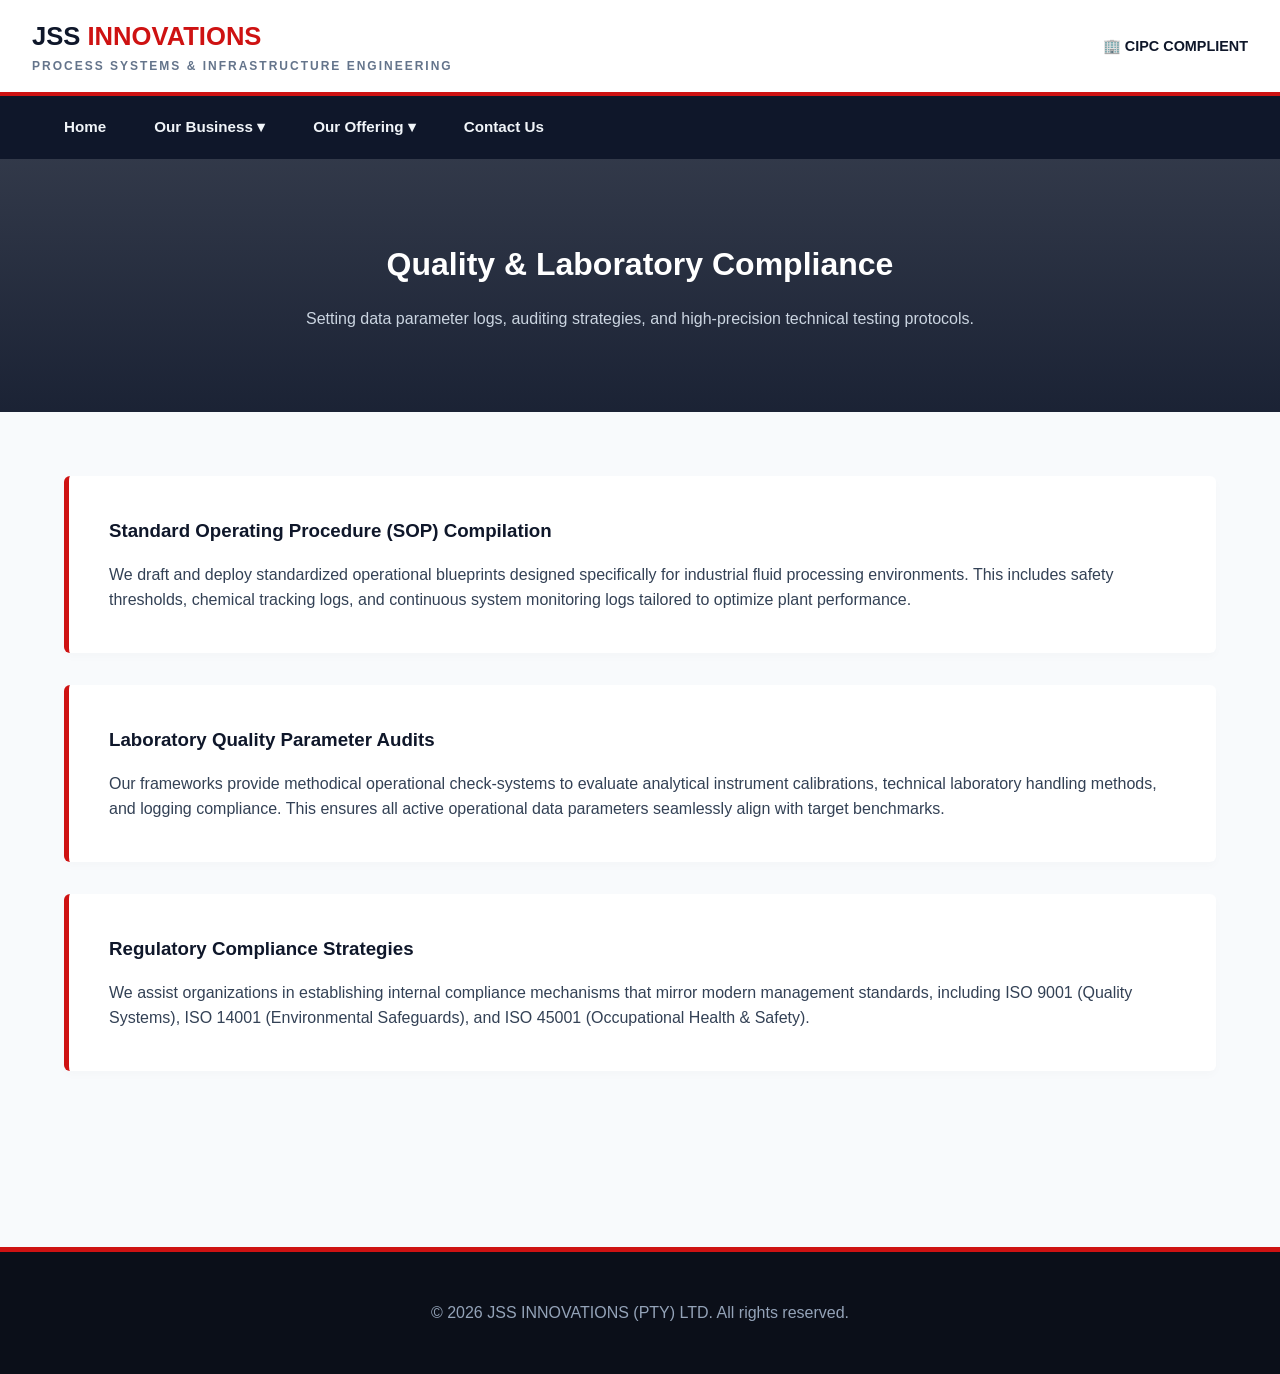
<file: lab.html>
<!DOCTYPE html>
<html lang="en">
<head>
    <meta charset="UTF-8">
    <meta name="viewport" content="width=device-width, initial-scale=1.0">
    <title>Quality & Lab Compliance - JSS INNOVATIONS</title>
    <style>
        * { margin: 0; padding: 0; box-sizing: border-box; font-family: 'Segoe UI', sans-serif; }
        :root { --primary-color: #0f172a; --brand-red: #ce1212; --text-dark: #334155; --bg-light: #f8fafc; --white: #ffffff; }
        body { background-color: var(--bg-light); color: var(--text-dark); line-height: 1.6; }
        
        .top-bar { background-color: var(--white); padding: 1rem 2rem; display: flex; justify-content: space-between; align-items: center; border-bottom: 4px solid var(--brand-red); }
        .top-bar .logo-area { font-size: 1.6rem; font-weight: 900; color: var(--primary-color); }
        .top-bar .logo-area span { color: var(--brand-red); }
        .top-bar .sub-tag { font-size: 0.75rem; display: block; text-transform: uppercase; font-weight: bold; color: #64748b; letter-spacing: 2px; }
        
        nav { background-color: var(--primary-color); position: sticky; top: 0; z-index: 100; width: 100%; }
        .menu-checkbox { display: none; }
        .menu-icon { display: none; cursor: pointer; }
        nav ul { display: flex; list-style: none; max-width: 1200px; margin: 0 auto; width: 100%; }
        nav ul li { position: relative; }
        nav ul li a { display: block; padding: 1.2rem 1.5rem; color: #f1f5f9; text-decoration: none; font-weight: 600; font-size: 0.95rem; }
        nav ul li a:hover { background-color: var(--brand-red); }
        .dropdown { display: none; position: absolute; top: 100%; left: 0; background-color: var(--white); min-width: 260px; border-top: 3px solid var(--brand-red); box-shadow: 0 10px 15px rgba(0,0,0,0.1); }
        .dropdown li a { color: var(--primary-color); border-bottom: 1px solid #e2e8f0; }
        nav ul li:hover .dropdown { display: block; }

        .page-hero { background: linear-gradient(rgba(15, 23, 42, 0.85), rgba(15, 23, 42, 0.95)), url('https://images.unsplash.com/photo-1576086213369-97a306d36557?auto=format&fit=crop&w=1200&q=80') no-repeat center center/cover; color: var(--white); padding: 5rem 1.5rem; text-align: center; }
        .container { max-width: 1200px; margin: 0 auto; padding: 4rem 1.5rem; }
        
        .framework-box { background: var(--white); padding: 2.5rem; border-radius: 6px; box-shadow: 0 4px 10px rgba(0,0,0,0.02); border-left: 5px solid var(--brand-red); margin-bottom: 2rem; }
        .framework-box h3 { color: var(--primary-color); margin-bottom: 1rem; }
        
        footer { background-color: #0b0f19; color: #94a3b8; padding: 3rem 2rem; text-align: center; border-top: 5px solid var(--brand-red); margin-top: 5rem; }

        @media (max-width: 768px) {
            .top-bar { flex-direction: column; text-align: center; gap: 0.75rem; }
            nav { position: relative; min-height: 50px; }
            .menu-icon { display: flex; flex-direction: column; justify-content: space-between; width: 30px; height: 20px; position: absolute; top: 15px; right: 20px; }
            .menu-icon span { display: block; height: 3px; width: 100%; background-color: #fff; }
            nav ul { display: none; flex-direction: column; position: absolute; top: 100%; left: 0; background-color: #111827; }
            .dropdown { position: relative; display: block; background-color: #1e293b; box-shadow: none; }
            .dropdown li a { color: #cbd5e1; padding-left: 2.5rem; }
            .menu-checkbox:checked ~ ul { display: flex; }
        }
    </style>
</head>
<body>
    <div class="top-bar">
        <div>
            <div class="logo-area">JSS <span>INNOVATIONS</span></div>
            <span class="sub-tag">Process Systems & Infrastructure Engineering</span>
        </div>
        <div style="font-size: 0.9rem; font-weight: 600; color: var(--primary-color);">🏢 CIPC COMPLIENT</div>
    </div>

    <nav>
        <input type="checkbox" id="menu-toggle" class="menu-checkbox">
        <label for="menu-toggle" class="menu-icon"><span></span><span></span><span></span></label>
        <ul>
            <li><a href="index.html">Home</a></li>
            <li><a href="#">Our Business ▾</a>
                <ul class="dropdown">
                    <li><a href="about.html">About Us</a></li>
                    <li><a href="team.html">Our Team</a></li>
                </ul>
            </li>
            <li><a href="#">Our Offering ▾</a>
                <ul class="dropdown">
                    <li><a href="civils.html">General Construction & Civils</a></li>
                    <li><a href="water.html">Water & Effluent Solutions</a></li>
                    <li><a href="lab.html">Quality & Lab Compliance</a></li>
                </ul>
            </li>
            <li><a href="index.html#contact">Contact Us</a></li>
        </ul>
    </nav>

    <div class="page-hero">
        <h1>Quality & Laboratory Compliance</h1>
        <p style="margin-top: 1rem; color: #cbd5e1;">Setting data parameter logs, auditing strategies, and high-precision technical testing protocols.</p>
    </div>

    <div class="container">
        <div class="framework-box">
            <h3>Standard Operating Procedure (SOP) Compilation</h3>
            <p>We draft and deploy standardized operational blueprints designed specifically for industrial fluid processing environments. This includes safety thresholds, chemical tracking logs, and continuous system monitoring logs tailored to optimize plant performance.</p>
        </div>

        <div class="framework-box">
            <h3>Laboratory Quality Parameter Audits</h3>
            <p>Our frameworks provide methodical operational check-systems to evaluate analytical instrument calibrations, technical laboratory handling methods, and logging compliance. This ensures all active operational data parameters seamlessly align with target benchmarks.</p>
        </div>

        <div class="framework-box">
            <h3>Regulatory Compliance Strategies</h3>
            <p>We assist organizations in establishing internal compliance mechanisms that mirror modern management standards, including ISO 9001 (Quality Systems), ISO 14001 (Environmental Safeguards), and ISO 45001 (Occupational Health & Safety).</p>
        </div>
    </div>

    <footer>
        <p>&copy; 2026 JSS INNOVATIONS (PTY) LTD. All rights reserved.</p>
    </footer>
</body>
</html>
</file>
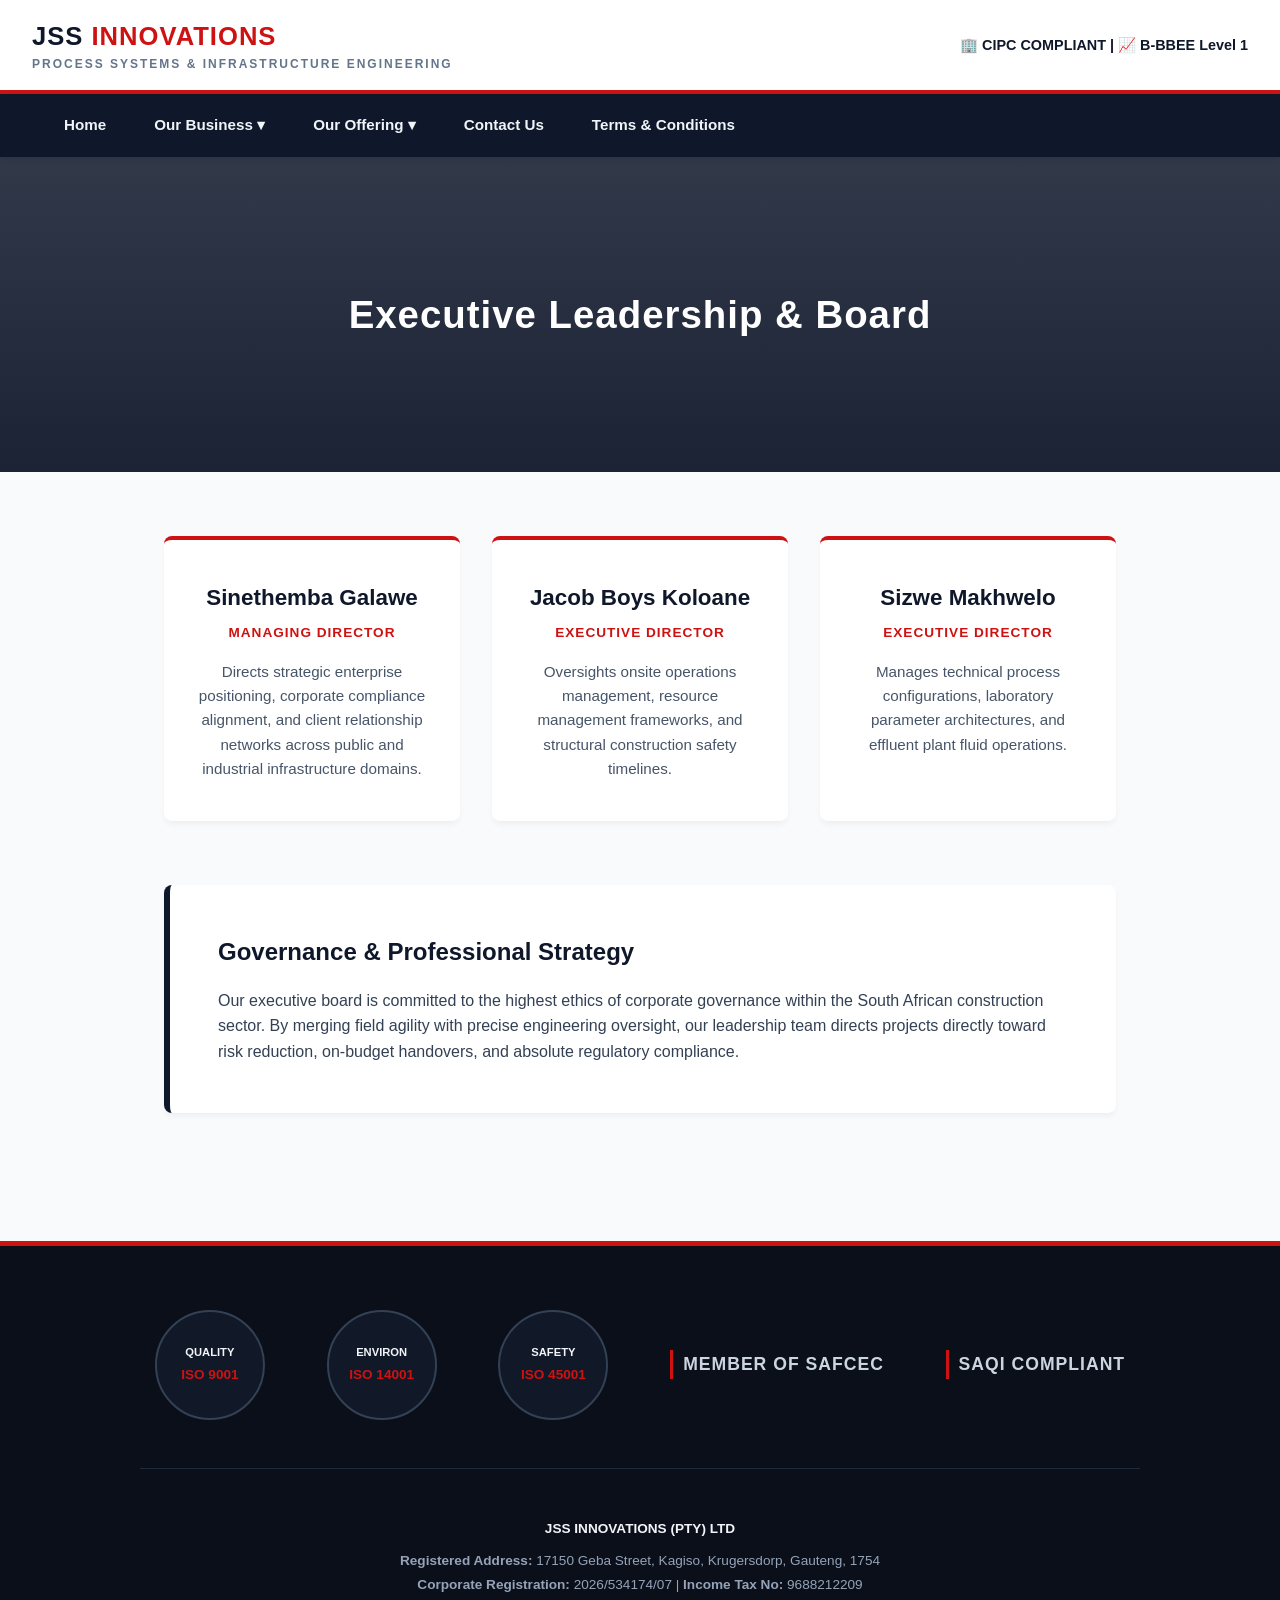
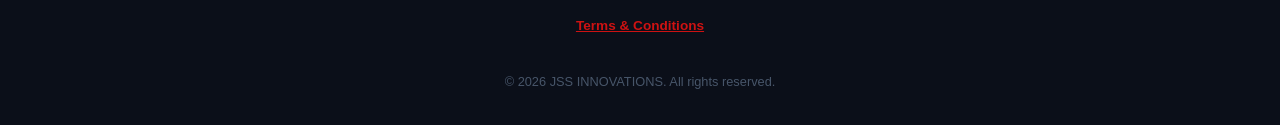
<file: team.html>
<!DOCTYPE html>
<html lang="en">
<head>
    <meta charset="UTF-8">
    <meta name="viewport" content="width=device-width, initial-scale=1.0">
    <title>Our Team - JSS INNOVATIONS</title>
    <style>
        * { margin: 0; padding: 0; box-sizing: border-box; font-family: 'Segoe UI', Tahoma, Geneva, Verdana, sans-serif; }
        :root { --primary-color: #0f172a; --brand-red: #ce1212; --text-dark: #334155; --bg-light: #f8fafc; --white: #ffffff; }
        body { background-color: var(--bg-light); color: var(--text-dark); line-height: 1.6; }
        .top-bar { background-color: var(--white); padding: 1rem 2rem; display: flex; justify-content: space-between; align-items: center; border-bottom: 4px solid var(--brand-red); }
        .top-bar .logo-area { font-size: 1.6rem; font-weight: 900; letter-spacing: 1px; color: var(--primary-color); }
        .top-bar .logo-area span { color: var(--brand-red); }
        .top-bar .sub-tag { font-size: 0.75rem; display: block; text-transform: uppercase; font-weight: bold; color: #64748b; letter-spacing: 2px; margin-top: -2px; }
        nav { background-color: var(--primary-color); position: sticky; top: 0; z-index: 100; box-shadow: 0 4px 6px -1px rgba(0,0,0,0.1); }
        nav ul { display: flex; list-style: none; max-width: 1200px; margin: 0 auto; }
        nav ul li { position: relative; }
        nav ul li a { display: block; padding: 1.2rem 1.5rem; color: #f1f5f9; text-decoration: none; font-weight: 600; font-size: 0.95rem; transition: all 0.3s; }
        nav ul li a:hover, nav ul li:hover > a { background-color: var(--brand-red); color: var(--white); }
        .dropdown { display: none; position: absolute; top: 100%; left: 0; background-color: var(--white); min-width: 260px; box-shadow: 0 10px 15px -3px rgba(0,0,0,0.1); border-top: 3px solid var(--brand-red); }
        .dropdown li a { color: var(--primary-color); padding: 0.9rem 1.2rem; border-bottom: 1px solid #e2e8f0; font-size: 0.9rem; }
        .dropdown li a:hover { background-color: #f8fafc; color: var(--brand-red); }
        nav ul li:hover .dropdown { display: block; }
        header { background: linear-gradient(rgba(15, 23, 42, 0.85), rgba(15, 23, 42, 0.95)), url('https://images.unsplash.com/photo-1522071820081-009f0129c71c?auto=format&fit=crop&w=1200&q=80') no-repeat center center/cover; color: var(--white); height: 35vh; display: flex; flex-direction: column; justify-content: center; align-items: center; text-align: center; padding: 0 1.5rem; }
        header h1 { font-size: 2.4rem; font-weight: 800; letter-spacing: 1px; }
        .container { max-width: 1000px; margin: 0 auto; padding: 4rem 1.5rem; }
        .team-grid { display: grid; grid-template-columns: repeat(auto-fit, minmax(280px, 1fr)); gap: 2rem; margin-bottom: 4rem; }
        .member-card { background: var(--white); padding: 2.5rem 2rem; border-radius: 8px; box-shadow: 0 4px 6px -1px rgba(0,0,0,0.05); border-top: 4px solid var(--brand-red); text-align: center; }
        .member-card h3 { color: var(--primary-color); font-size: 1.4rem; margin-bottom: 0.4rem; }
        .member-card .title { color: var(--brand-red); font-weight: bold; text-transform: uppercase; font-size: 0.85rem; letter-spacing: 1px; margin-bottom: 1rem; }
        .member-card p { font-size: 0.95rem; color: #475569; }
        .governance { background: var(--white); padding: 3rem; border-radius: 8px; box-shadow: 0 4px 6px -1px rgba(0,0,0,0.05); border-left: 6px solid var(--primary-color); }
        .governance h2 { color: var(--primary-color); margin-bottom: 1rem; }
        footer { background-color: #0b0f19; color: #94a3b8; padding: 4rem 2rem 2rem 2rem; text-align: center; border-top: 5px solid var(--brand-red); margin-top: 4rem; }
        .footer-compliance { max-width: 1000px; margin: 0 auto 3rem auto; display: flex; justify-content: space-around; align-items: center; flex-wrap: wrap; gap: 2rem; border-bottom: 1px solid #1e293b; padding-bottom: 3rem; }
        .cert-stamp { border: 2px solid #334155; padding: 1rem; border-radius: 50%; width: 110px; height: 110px; display: flex; flex-direction: column; justify-content: center; align-items: center; font-size: 0.7rem; font-weight: bold; color: #f1f5f9; background-color: #111827; }
        .cert-stamp span { color: var(--brand-red); font-size: 0.85rem; margin-top: 2px; }
        .association-logo { font-weight: 800; color: #cbd5e1; border-left: 3px solid var(--brand-red); padding-left: 10px; font-size: 1.1rem; letter-spacing: 1px; }
        .footer-details { font-size: 0.85rem; line-height: 1.8; }
        @media (max-width: 768px) { .top-bar { flex-direction: column; text-align: center; gap: 0.5rem; } nav ul { flex-direction: column; } nav ul li { width: 100%; } .dropdown { position: relative; width: 100%; display: block; border: none; background-color: #1e293b; } .dropdown li a { color: #cbd5e1; padding-left: 2.5rem; } header h1 { font-size: 1.8rem; } }
    </style>
</head>
<body>
    <div class="top-bar">
        <div>
            <div class="logo-area">JSS <span>INNOVATIONS</span></div>
            <span class="sub-tag">Process Systems & Infrastructure Engineering</span>
        </div>
        <div style="text-align: right; font-size: 0.9rem; font-weight: 600; color: var(--primary-color);">
            🏢 CIPC COMPLIANT | 📈 B-BBEE Level 1
        </div>
    </div>
    <nav>
        <ul>
            <li><a href="index.html">Home</a></li>
            <li>
                <a href="#">Our Business ▾</a>
                <ul class="dropdown">
                    <li><a href="about.html">About Us</a></li>
                    <li><a href="team.html">Our Team (Board)</a></li>
                    <li><a href="certificates.html">Certificates & Quality</a></li>
                </ul>
            </li>
            <li>
                <a href="#">Our Offering ▾</a>
                <ul class="dropdown">
                    <li><a href="civils.html">General Construction & Civils</a></li>
                    <li><a href="water.html">Water & Effluent Solutions</a></li>
                    <li><a href="lab.html">Quality & Lab Compliance</a></li>
                </ul>
            </li>
            <li><a href="index.html#contact">Contact Us</a></li>
            <li><a href="terms.html">Terms & Conditions</a></li>
        </ul>
    </nav>
    <header>
        <h1>Executive Leadership & Board</h1>
    </header>
    <div class="container">
        <div class="team-grid">
            <div class="member-card">
                <h3>Sinethemba Galawe</h3>
                <div class="title">Managing Director</div>
                <p>Directs strategic enterprise positioning, corporate compliance alignment, and client relationship networks across public and industrial infrastructure domains.</p>
            </div>
            <div class="member-card">
                <h3>Jacob Boys Koloane</h3>
                <div class="title">Executive Director</div>
                <p>Oversights onsite operations management, resource management frameworks, and structural construction safety timelines.</p>
            </div>
            <div class="member-card">
                <h3>Sizwe Makhwelo</h3>
                <div class="title">Executive Director</div>
                <p>Manages technical process configurations, laboratory parameter architectures, and effluent plant fluid operations.</p>
            </div>
        </div>
        <div class="governance">
            <h2>Governance & Professional Strategy</h2>
            <p>Our executive board is committed to the highest ethics of corporate governance within the South African construction sector. By merging field agility with precise engineering oversight, our leadership team directs projects directly toward risk reduction, on-budget handovers, and absolute regulatory compliance.</p>
        </div>
    </div>
    <footer>
        <div class="footer-compliance">
            <div class="cert-stamp">QUALITY<span>ISO 9001</span></div>
            <div class="cert-stamp">ENVIRON<span>ISO 14001</span></div>
            <div class="cert-stamp">SAFETY<span>ISO 45001</span></div>
            <div class="association-logo">MEMBER OF SAFCEC</div>
            <div class="association-logo">SAQI COMPLIANT</div>
        </div>
        <div class="footer-details">
            <p style="color: #f1f5f9; font-weight: bold; margin-bottom: 0.5rem;">JSS INNOVATIONS (PTY) LTD</p>
            <p><strong>Registered Address:</strong> 17150 Geba Street, Kagiso, Krugersdorp, Gauteng, 1754</p>
            <p><strong>Corporate Registration:</strong> 2026/534174/07 | <strong>Income Tax No:</strong> 9688212209</p>
            <p style="margin-top: 1rem;"><a href="terms.html" style="color: var(--brand-red); text-decoration: underline; font-weight: 600;">Terms & Conditions</a></p>
            <p style="margin-top: 2rem; color: #475569; font-size: 0.8rem;">&copy; 2026 JSS INNOVATIONS. All rights reserved.</p>
        </div>
    </footer>
</body>
</html>
</file>
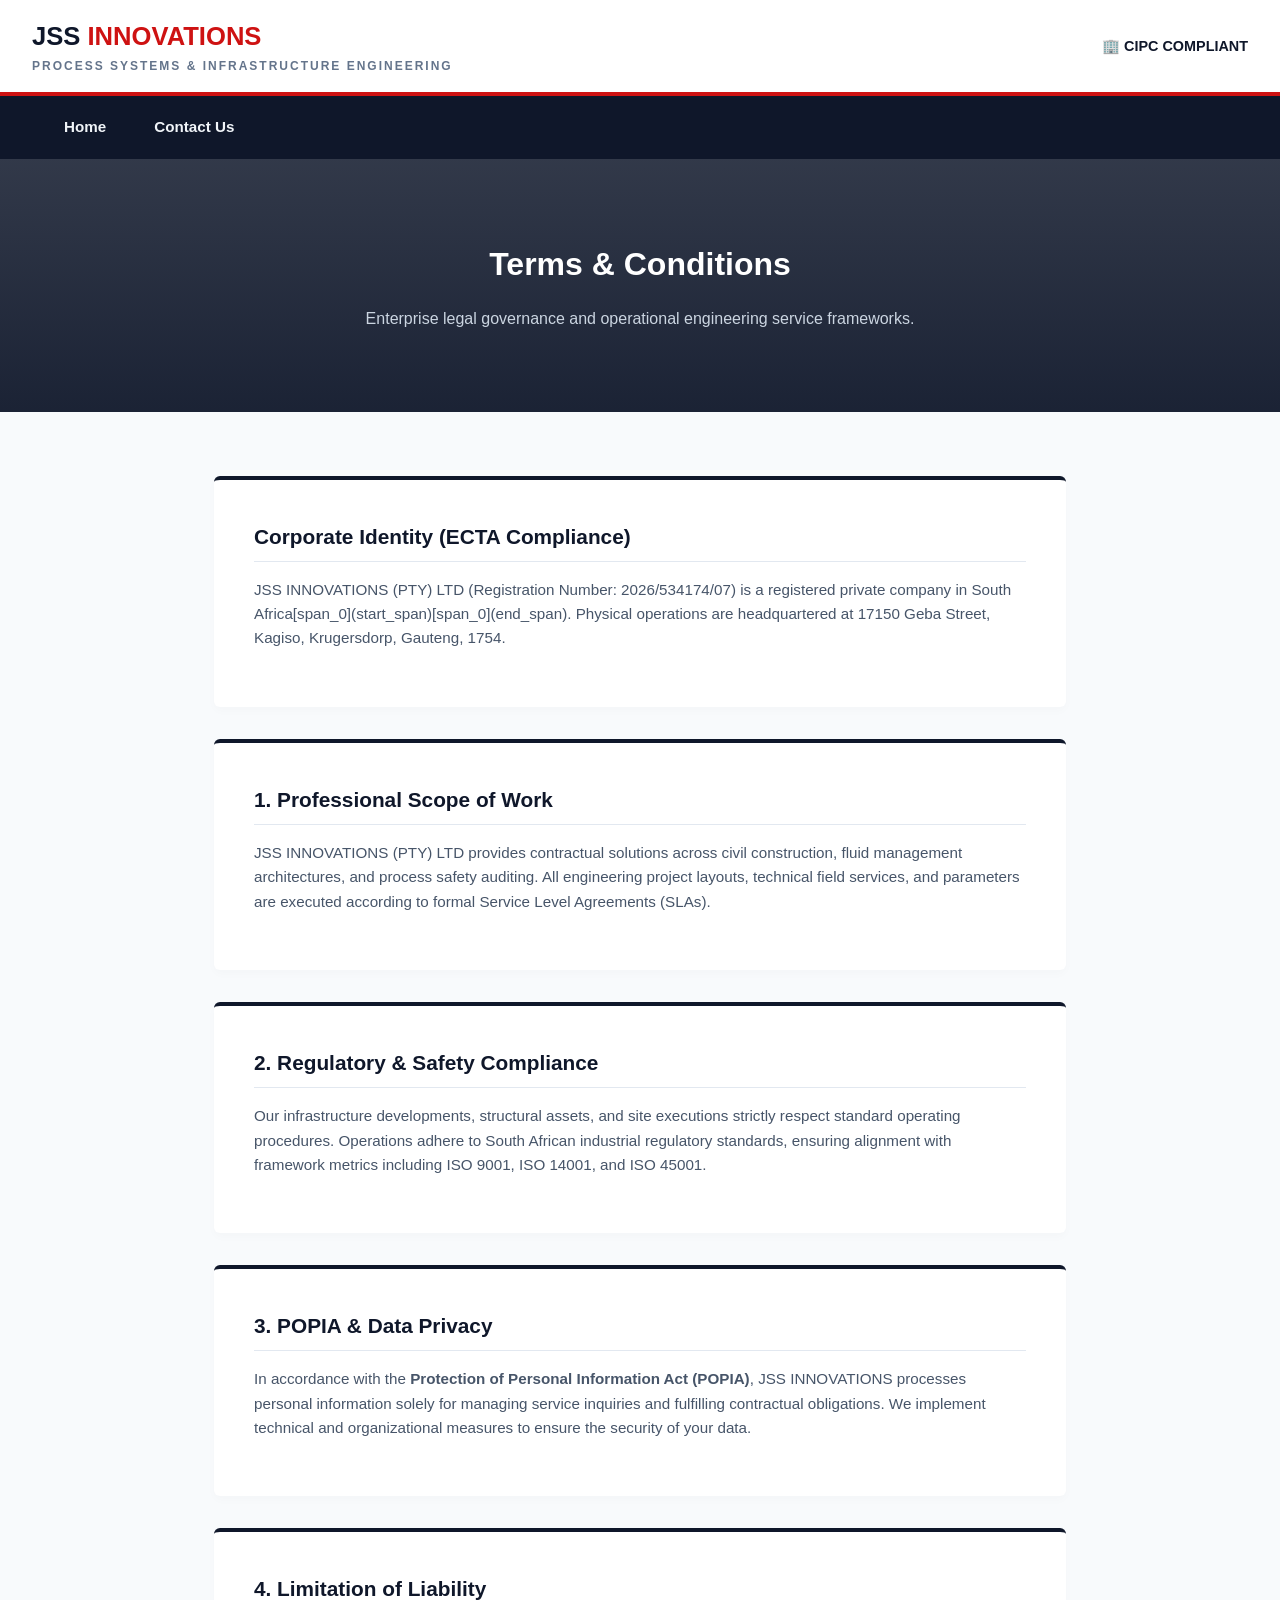
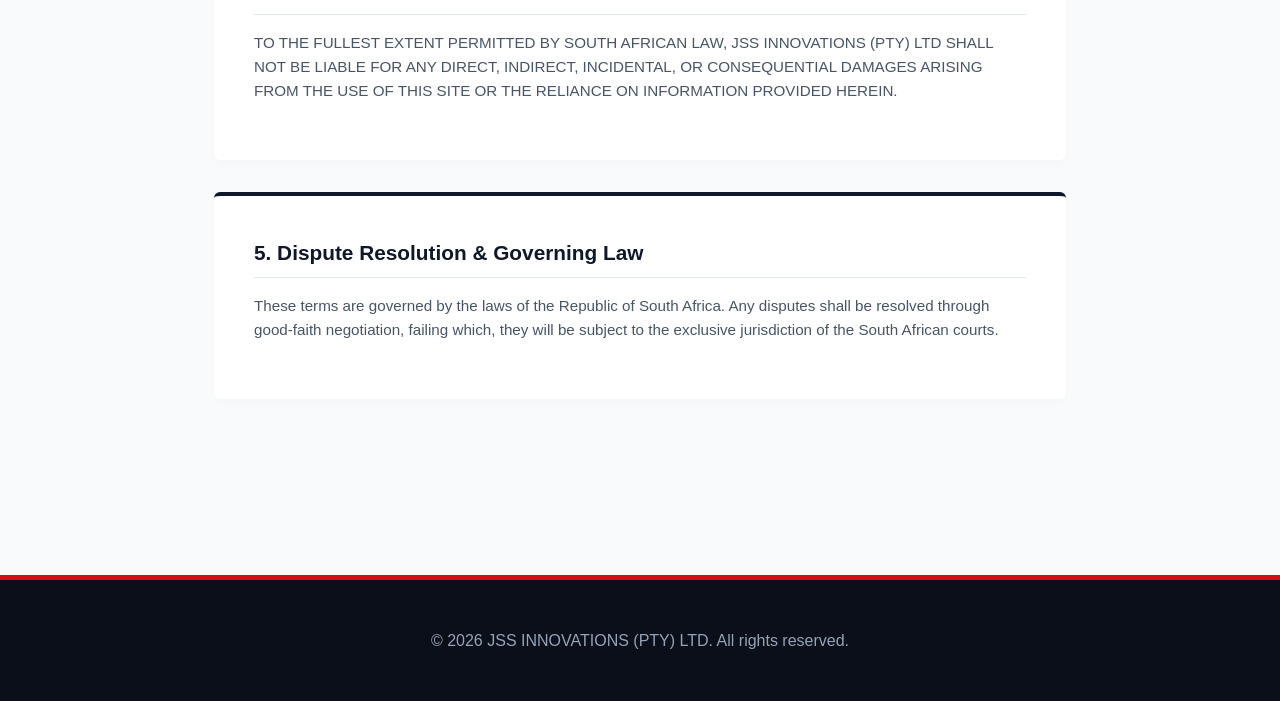
<file: terms.html>
<!DOCTYPE html>
<html lang="en">
<head>
    <meta charset="UTF-8">
    <meta name="viewport" content="width=device-width, initial-scale=1.0">
    <title>Terms & Conditions - JSS INNOVATIONS</title>
    <style>
        /* Shared Styles Architecture */
        * { margin: 0; padding: 0; box-sizing: border-box; font-family: 'Segoe UI', sans-serif; }
        :root { --primary-color: #0f172a; --brand-red: #ce1212; --text-dark: #334155; --bg-light: #f8fafc; --white: #ffffff; }
        body { background-color: var(--bg-light); color: var(--text-dark); line-height: 1.6; }
        
        .top-bar { background-color: var(--white); padding: 1rem 2rem; display: flex; justify-content: space-between; align-items: center; border-bottom: 4px solid var(--brand-red); }
        .top-bar .logo-area { font-size: 1.6rem; font-weight: 900; color: var(--primary-color); }
        .top-bar .logo-area span { color: var(--brand-red); }
        .top-bar .sub-tag { font-size: 0.75rem; display: block; text-transform: uppercase; font-weight: bold; color: #64748b; letter-spacing: 2px; }
        
        nav { background-color: var(--primary-color); position: sticky; top: 0; z-index: 100; width: 100%; }
        nav ul { display: flex; list-style: none; max-width: 1200px; margin: 0 auto; width: 100%; }
        nav ul li a { display: block; padding: 1.2rem 1.5rem; color: #f1f5f9; text-decoration: none; font-weight: 600; font-size: 0.95rem; }
        nav ul li a:hover { background-color: var(--brand-red); }

        .page-hero { background: linear-gradient(rgba(15, 23, 42, 0.85), rgba(15, 23, 42, 0.95)), url('https://images.unsplash.com/photo-1454165804606-c3d57bc86b40?auto=format&fit=crop&w=1200&q=80') no-repeat center center/cover; color: var(--white); padding: 5rem 1.5rem; text-align: center; }
        .container { max-width: 900px; margin: 0 auto; padding: 4rem 1.5rem; }
        
        .terms-box { background: var(--white); padding: 2.5rem; border-radius: 6px; box-shadow: 0 4px 10px rgba(0,0,0,0.02); border-top: 4px solid var(--primary-color); margin-bottom: 2rem; }
        .terms-box h3 { color: var(--primary-color); margin-bottom: 1rem; font-size: 1.3rem; border-bottom: 1px solid #e2e8f0; padding-bottom: 0.5rem; }
        .terms-box p { font-size: 0.95rem; margin-bottom: 1rem; color: #475569; }
        
        footer { background-color: #0b0f19; color: #94a3b8; padding: 3rem 2rem; text-align: center; border-top: 5px solid var(--brand-red); margin-top: 5rem; }
    </style>
</head>
<body>
    <div class="top-bar">
        <div>
            <div class="logo-area">JSS <span>INNOVATIONS</span></div>
            <span class="sub-tag">Process Systems & Infrastructure Engineering</span>
        </div>
        <div style="font-size: 0.9rem; font-weight: 600; color: var(--primary-color);">🏢 CIPC COMPLIANT</div>
    </div>

    <nav>
        <ul>
            <li><a href="index.html">Home</a></li>
            <li><a href="index.html#contact">Contact Us</a></li>
        </ul>
    </nav>

    <div class="page-hero">
        <h1>Terms & Conditions</h1>
        <p style="margin-top: 1rem; color: #cbd5e1;">Enterprise legal governance and operational engineering service frameworks.</p>
    </div>

    <div class="container">
        <!-- Legal Identity Section -->
        <div class="terms-box">
            <h3>Corporate Identity (ECTA Compliance)</h3>
            <p>JSS INNOVATIONS (PTY) LTD (Registration Number: 2026/534174/07) is a registered private company in South Africa[span_0](start_span)[span_0](end_span). Physical operations are headquartered at 17150 Geba Street, Kagiso, Krugersdorp, Gauteng, 1754.</p>
        </div>

        <div class="terms-box">
            <h3>1. Professional Scope of Work</h3>
            <p>JSS INNOVATIONS (PTY) LTD provides contractual solutions across civil construction, fluid management architectures, and process safety auditing. All engineering project layouts, technical field services, and parameters are executed according to formal Service Level Agreements (SLAs).</p>
        </div>

        <div class="terms-box">
            <h3>2. Regulatory & Safety Compliance</h3>
            <p>Our infrastructure developments, structural assets, and site executions strictly respect standard operating procedures. Operations adhere to South African industrial regulatory standards, ensuring alignment with framework metrics including ISO 9001, ISO 14001, and ISO 45001.</p>
        </div>

        <div class="terms-box">
            <h3>3. POPIA & Data Privacy</h3>
            <p>In accordance with the <strong>Protection of Personal Information Act (POPIA)</strong>, JSS INNOVATIONS processes personal information solely for managing service inquiries and fulfilling contractual obligations. We implement technical and organizational measures to ensure the security of your data.</p>
        </div>

        <div class="terms-box">
            <h3>4. Limitation of Liability</h3>
            <p>TO THE FULLEST EXTENT PERMITTED BY SOUTH AFRICAN LAW, JSS INNOVATIONS (PTY) LTD SHALL NOT BE LIABLE FOR ANY DIRECT, INDIRECT, INCIDENTAL, OR CONSEQUENTIAL DAMAGES ARISING FROM THE USE OF THIS SITE OR THE RELIANCE ON INFORMATION PROVIDED HEREIN.</p>
        </div>

        <div class="terms-box">
            <h3>5. Dispute Resolution & Governing Law</h3>
            <p>These terms are governed by the laws of the Republic of South Africa. Any disputes shall be resolved through good-faith negotiation, failing which, they will be subject to the exclusive jurisdiction of the South African courts.</p>
        </div>
    </div>

    <footer>
        <p>&copy; 2026 JSS INNOVATIONS (PTY) LTD. All rights reserved.</p>
    </footer>
</body>
</html>
</file>
